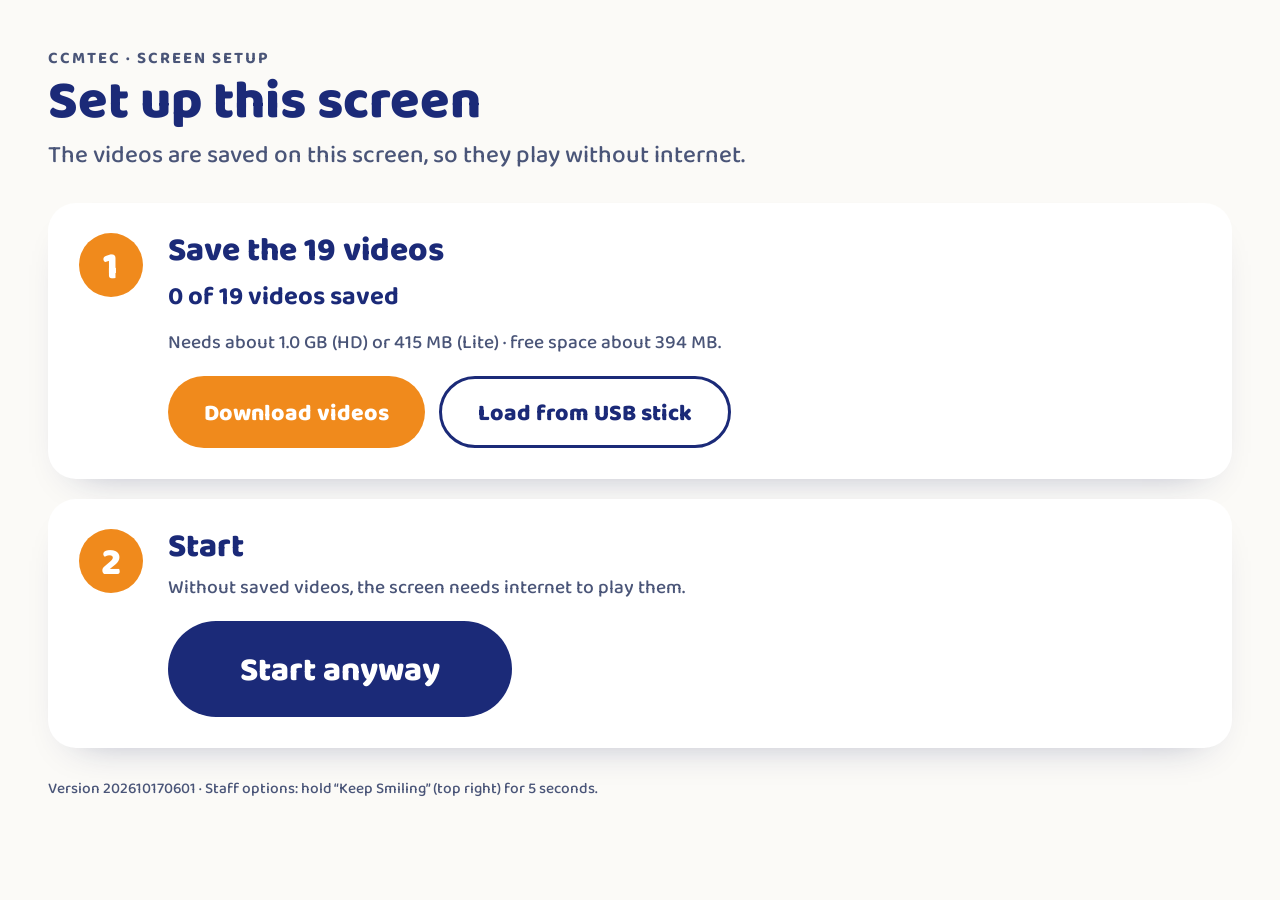
<file: index.html>
<!DOCTYPE html>
<html lang="en" translate="no">
<head>
<meta charset="utf-8">
<meta name="viewport" content="width=device-width, initial-scale=1, maximum-scale=1, user-scalable=no, viewport-fit=cover">
<meta name="google" content="notranslate">
<meta name="theme-color" content="#fbfaf7">
<meta name="mobile-web-app-capable" content="yes">
<meta name="apple-mobile-web-app-capable" content="yes">
<title>CIRS Videos</title>
<link rel="manifest" href="manifest.webmanifest">
<link rel="icon" href="app-icons/icon-192.png">
<link rel="apple-touch-icon" href="app-icons/icon-192.png">
<link rel="stylesheet" href="css/font.css">
<link rel="stylesheet" href="css/style.css">
</head>
<body>

<!-- Home screen: design 4a, drawn at 1920x1080 and scaled to fit the screen -->
<main id="stage" class="stage">
  <header class="head">
    <div class="head-text">
      <div class="eyebrow" id="eyebrow"></div>
      <h1 class="headline" id="headline"></h1>
    </div>
    <div class="tagline" id="tagline"></div>
  </header>
  <div class="grid" id="grid"></div>
</main>

<!-- Video player (also used for the idle showreel) -->
<section id="player" class="player" aria-hidden="true">
  <video id="video" playsinline webkit-playsinline disablepictureinpicture disableremoteplayback
         controlslist="nodownload nofullscreen noremoteplayback" preload="auto"></video>
  <div class="tap-layer" id="tapLayer"></div>
  <button class="home-btn" id="homeBtn" type="button">
    <svg viewBox="0 0 24 24" aria-hidden="true"><path d="M15 5l-7 7 7 7" fill="none" stroke="currentColor" stroke-width="3" stroke-linecap="round" stroke-linejoin="round"/></svg>
    <span>Home</span>
  </button>
  <div class="title-chip" id="titleChip"></div>
  <div class="big-play" id="bigPlay" aria-hidden="true"></div>
  <button class="sound-chip" id="soundChip" type="button">
    <svg viewBox="0 0 24 24" aria-hidden="true"><path d="M4 9h4l5-4v14l-5-4H4z" fill="currentColor"/><path d="M16.5 8.5a5 5 0 010 7M19 6a8.5 8.5 0 010 12" fill="none" stroke="currentColor" stroke-width="2" stroke-linecap="round"/></svg>
    <span>Tap for sound</span>
  </button>
  <div class="progress"><div class="progress-fill" id="progressFill"></div></div>
  <div class="attract-banner">
    <div class="attract-pill">
      <span class="tap-ring" aria-hidden="true"></span>
      <span class="attract-big">Touch the screen to explore</span>
    </div>
    <div class="attract-now" id="attractNow"></div>
  </div>
</section>

<!-- Setup screen (hosted link): save the videos on this device -->
<section id="setup" class="screen scroll" hidden>
  <div class="screen-inner">
    <div class="eyebrow">CCMTEC · SCREEN SETUP</div>
    <h1 class="screen-title">Set up this screen</h1>
    <p class="screen-lead">The videos are saved on this screen, so they play without internet.</p>

    <div class="card">
      <div class="step-no">1</div>
      <div class="card-body">
        <h2 id="setupTitle">Save the videos</h2>
        <p class="status" id="setupStatus"></p>
        <div class="bar" id="setupBar" hidden><div class="bar-fill" id="setupBarFill"></div></div>
        <p class="sub" id="setupDetail"></p>
        <div class="btn-row">
          <button class="btn btn-primary" id="setupDownload" type="button">Download videos</button>
          <button class="btn btn-outline" id="setupUsb" type="button">Load from USB stick</button>
          <button class="btn btn-ghost" id="setupStop" type="button" hidden>Stop</button>
        </div>
      </div>
    </div>

    <div class="card">
      <div class="step-no">2</div>
      <div class="card-body">
        <h2>Start</h2>
        <p class="sub" id="startNote"></p>
        <div class="btn-row">
          <button class="btn btn-navy btn-big" id="setupStart" type="button">Start</button>
          <button class="btn btn-outline" id="setupInstall" type="button" hidden>Add to Home screen</button>
        </div>
      </div>
    </div>

    <p class="foot" id="setupFoot"></p>
  </div>
</section>

<!-- Staff screen: status, self-test and fixes -->
<section id="staff" class="screen scroll" hidden>
  <div class="screen-inner wide">
    <div class="staff-head">
      <div>
        <div class="eyebrow">CCMTEC · STAFF</div>
        <h1 class="screen-title">Staff options</h1>
      </div>
      <button class="btn btn-navy" id="staffClose" type="button">Close</button>
    </div>
    <div class="stat-grid" id="staffStats"></div>

    <div class="card flat">
      <div class="card-body">
        <h2>Check and fix</h2>
        <div class="btn-row">
          <button class="btn btn-primary" id="staffTest" type="button">Run self-test</button>
          <button class="btn btn-outline" id="staffDownload" type="button">Download / repair videos</button>
          <button class="btn btn-outline" id="staffUsb" type="button">Load from USB stick</button>
          <button class="btn btn-outline" id="staffUpdate" type="button">Check for updates</button>
          <button class="btn btn-outline" id="staffReload" type="button">Restart app</button>
        </div>
        <p class="sub" id="staffMsg"></p>
      </div>
    </div>

    <div class="card flat">
      <div class="card-body settings">
        <div class="setting"><span>Video quality</span><div class="seg" id="segQuality">
          <button type="button" data-v="auto">Auto</button><button type="button" data-v="hd">HD</button><button type="button" data-v="lite">Lite</button></div></div>
        <div class="setting"><span>Mode</span><div class="seg" id="segMode">
          <button type="button" data-v="interactive">Interactive</button><button type="button" data-v="loop">Loop only (no touch)</button></div></div>
        <div class="setting"><span>Volume</span><input type="range" id="volume" min="0" max="100" step="5"></div>
      </div>
    </div>

    <div class="card flat">
      <div class="card-body">
        <h2>Videos on this screen</h2>
        <table class="topic-table" id="topicTable"></table>
        <div class="btn-row"><button class="btn btn-danger" id="staffClear" type="button">Delete saved videos</button></div>
      </div>
    </div>
  </div>
</section>

<!-- PIN pad and confirm dialogs -->
<div id="modal" class="modal" hidden>
  <div class="modal-box" id="modalBox"></div>
</div>

<input type="file" id="fileInput" accept="video/mp4,.mp4" multiple hidden>
<div id="toast" class="toast" role="status"></div>
<div id="soakInfo" class="soak-info" hidden></div>

<script src="js/config.js"></script>
<script src="js/media.js"></script>
<script src="js/offline.js"></script>
<script src="js/app.js"></script>
<script src="js/setup.js"></script>
<script src="js/staff.js"></script>
</body>
</html>
</file>
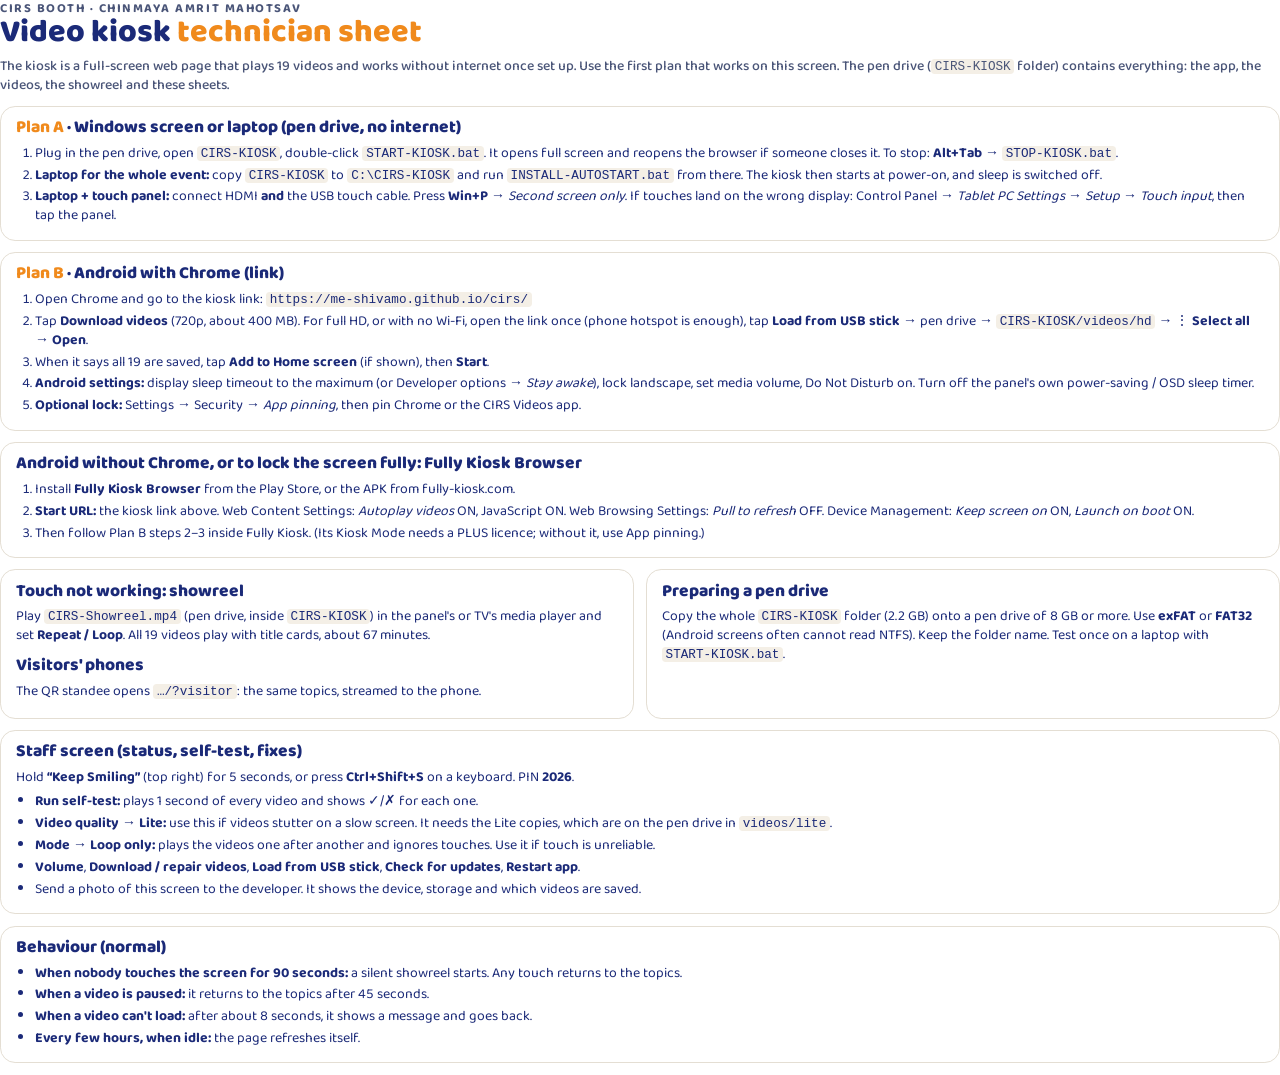
<file: docs/technician-sheet.html>
<!DOCTYPE html>
<!-- Printable technician sheet (A4). For the screen vendor's technician or any technical helper. -->
<html lang="en">
<head>
<meta charset="utf-8">
<title>CIRS Video Kiosk – Technician Sheet</title>
<link rel="stylesheet" href="../css/font.css">
<style>
  @page { size: A4; margin: 11mm; }
  :root { --navy: #1b2a78; --slate: #4a5578; --orange: #f08a1c; --line: #e4ded3; }
  * { box-sizing: border-box; }
  body { margin: 0; font-family: 'Baloo 2', sans-serif; color: var(--navy); font-size: 10.5pt; line-height: 1.35; }
  .eyebrow { font-weight: 700; font-size: 9.5pt; letter-spacing: .12em; color: var(--slate); }
  h1 { margin: 0 0 2mm; font-weight: 800; font-size: 24pt; line-height: 1; }
  h1 span { color: var(--orange); }
  h2 { margin: 0 0 1.5mm; font-weight: 800; font-size: 13pt; line-height: 1.15; }
  h2 em { font-style: normal; color: var(--orange); }
  section { padding: 3mm 4mm; margin: 0 0 3mm; border: 1.5px solid var(--line); border-radius: 4mm; break-inside: avoid; }
  p { margin: 0 0 1.5mm; }
  ol, ul { margin: 0; padding-left: 5mm; }
  li { margin: 0 0 .8mm; }
  code { font-family: ui-monospace, Consolas, monospace; font-size: 9.5pt; background: #f4efe6; padding: 0 1mm; border-radius: 1mm; }
  .grid { display: grid; grid-template-columns: 1fr 1fr; gap: 0 3mm; }
  .lead { color: var(--slate); font-weight: 500; margin-bottom: 3mm; }
  .nw { white-space: nowrap; }
</style>
</head>
<body>
  <div class="eyebrow">CIRS BOOTH · CHINMAYA AMRIT MAHOTSAV</div>
  <h1>Video kiosk <span>technician sheet</span></h1>
  <p class="lead">The kiosk is a full-screen web page that plays 19 videos and works without internet once set up. Use the first plan that works on this screen. The pen drive (<code class="nw">CIRS-KIOSK</code> folder) contains everything: the app, the videos, the showreel and these sheets.</p>

  <section>
    <h2><em>Plan A</em> · Windows screen or laptop (pen drive, no internet)</h2>
    <ol>
      <li>Plug in the pen drive, open <code class="nw">CIRS-KIOSK</code>, double-click <code class="nw">START-KIOSK.bat</code>. It opens full screen and reopens the browser if someone closes it. To stop: <b>Alt+Tab</b> → <code class="nw">STOP-KIOSK.bat</code>.</li>
      <li><b>Laptop for the whole event:</b> copy <code class="nw">CIRS-KIOSK</code> to <code class="nw">C:\CIRS-KIOSK</code> and run <code>INSTALL-AUTOSTART.bat</code> from there. The kiosk then starts at power-on, and sleep is switched off.</li>
      <li><b>Laptop + touch panel:</b> connect HDMI <b>and</b> the USB touch cable. Press <b>Win+P</b> → <i>Second screen only</i>. If touches land on the wrong display: Control Panel → <i>Tablet PC Settings</i> → <i>Setup</i> → <i>Touch input</i>, then tap the panel.</li>
    </ol>
  </section>

  <section>
    <h2><em>Plan B</em> · Android with Chrome (link)</h2>
    <ol>
      <li>Open Chrome and go to the kiosk link: <code id="url">https://me-shivamo.github.io/cirs/</code></li>
      <li>Tap <b>Download videos</b> (720p, about 400 MB). For full HD, or with no Wi-Fi, open the link once (phone hotspot is enough), tap <b>Load from USB stick</b> → pen drive → <code class="nw">CIRS-KIOSK/videos/hd</code> → ⋮ <b>Select all</b> → <b>Open</b>.</li>
      <li>When it says all 19 are saved, tap <b>Add to Home screen</b> (if shown), then <b>Start</b>.</li>
      <li><b>Android settings:</b> display sleep timeout to the maximum (or Developer options → <i>Stay awake</i>), lock landscape, set media volume, Do Not Disturb on. Turn off the panel's own power-saving / OSD sleep timer.</li>
      <li><b>Optional lock:</b> Settings → Security → <i>App pinning</i>, then pin Chrome or the CIRS Videos app.</li>
    </ol>
  </section>

  <section>
    <h2>Android without Chrome, or to lock the screen fully: Fully Kiosk Browser</h2>
    <ol>
      <li>Install <b>Fully Kiosk Browser</b> from the Play Store, or the APK from fully-kiosk.com.</li>
      <li><b>Start URL:</b> the kiosk link above. Web Content Settings: <i>Autoplay videos</i> ON, JavaScript ON. Web Browsing Settings: <i>Pull to refresh</i> OFF. Device Management: <i>Keep screen on</i> ON, <i>Launch on boot</i> ON.</li>
      <li>Then follow Plan B steps 2–3 inside Fully Kiosk. (Its Kiosk Mode needs a PLUS licence; without it, use App pinning.)</li>
    </ol>
  </section>

  <div class="grid">
    <section>
      <h2>Touch not working: showreel</h2>
      <p>Play <code class="nw">CIRS-Showreel.mp4</code> (pen drive, inside <code class="nw">CIRS-KIOSK</code>) in the panel's or TV's media player and set <b>Repeat / Loop</b>. All 19 videos play with title cards, about 67 minutes.</p>
      <h2 style="margin-top:3mm">Visitors' phones</h2>
      <p>The QR standee opens <code>…/?visitor</code>: the same topics, streamed to the phone.</p>
    </section>
    <section>
      <h2>Preparing a pen drive</h2>
      <p>Copy the whole <code class="nw">CIRS-KIOSK</code> folder (2.2 GB) onto a pen drive of 8 GB or more. Use <b>exFAT</b> or <b>FAT32</b> (Android screens often cannot read NTFS). Keep the folder name. Test once on a laptop with <code class="nw">START-KIOSK.bat</code>.</p>
    </section>
  </div>

  <section>
    <h2>Staff screen (status, self-test, fixes)</h2>
    <p>Hold <b>“Keep Smiling”</b> (top right) for 5 seconds, or press <b>Ctrl+Shift+S</b> on a keyboard. PIN <b>2026</b>.</p>
    <ul>
      <li><b>Run self-test:</b> plays 1 second of every video and shows ✓/✗ for each one.</li>
      <li><b>Video quality → Lite:</b> use this if videos stutter on a slow screen. It needs the Lite copies, which are on the pen drive in <code>videos/lite</code>.</li>
      <li><b>Mode → Loop only:</b> plays the videos one after another and ignores touches. Use it if touch is unreliable.</li>
      <li><b>Volume</b>, <b>Download / repair videos</b>, <b>Load from USB stick</b>, <b>Check for updates</b>, <b>Restart app</b>.</li>
      <li>Send a photo of this screen to the developer. It shows the device, storage and which videos are saved.</li>
    </ul>
  </section>

  <section>
    <h2>Behaviour (normal)</h2>
    <ul>
      <li><b>When nobody touches the screen for 90 seconds:</b> a silent showreel starts. Any touch returns to the topics.</li>
      <li><b>When a video is paused:</b> it returns to the topics after 45 seconds.</li>
      <li><b>When a video can't load:</b> after about 8 seconds, it shows a message and goes back.</li>
      <li><b>Every few hours, when idle:</b> the page refreshes itself.</li>
    </ul>
  </section>

  <script>
    var link = new URLSearchParams(location.search).get('url');
    if (link) document.getElementById('url').textContent = link;
  </script>
</body>
</html>
</file>
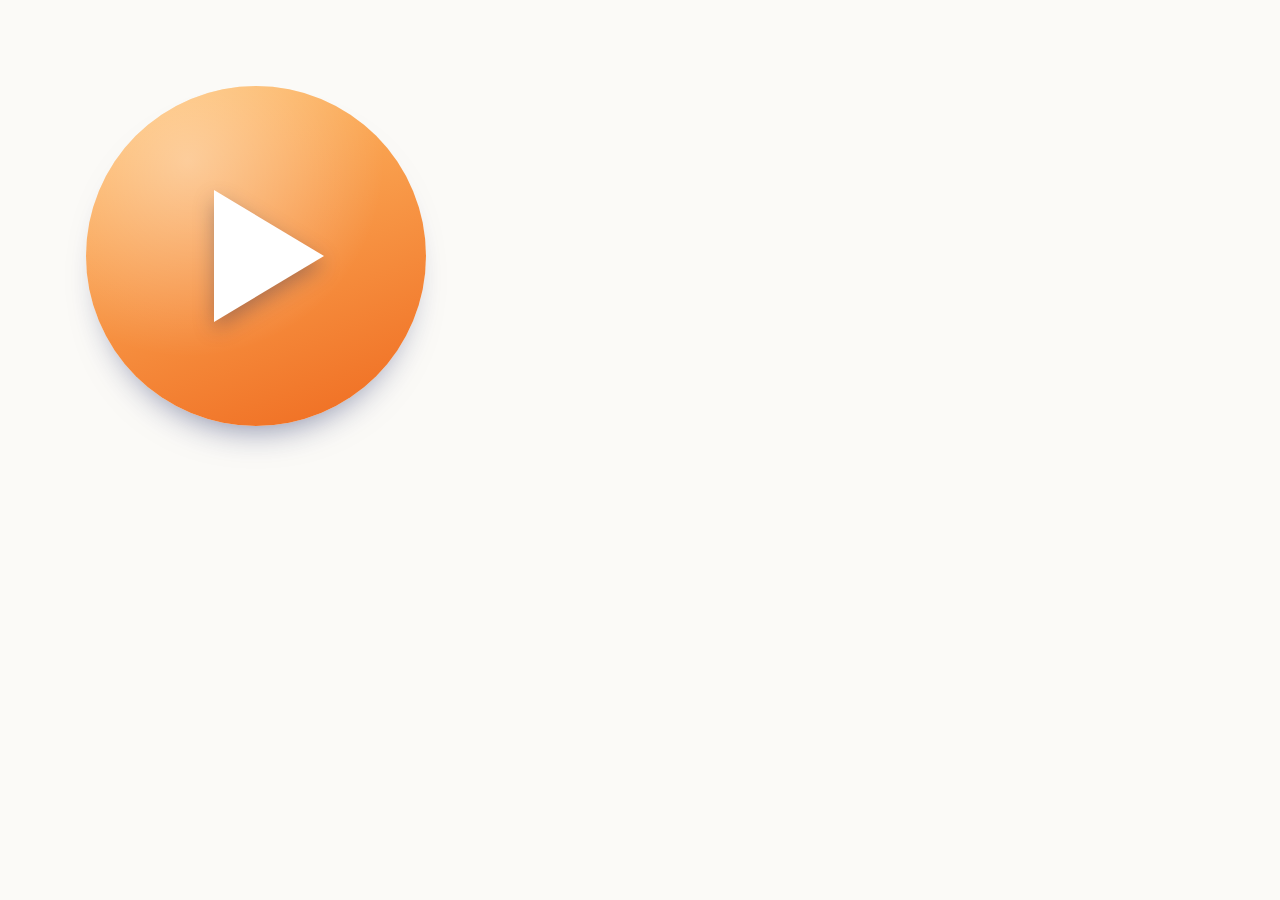
<file: tools/icons/app-icon.html>
<!DOCTYPE html>
<!-- Home-screen icon: 4a-style orange disc with a play symbol, full-bleed for maskable icons. -->
<html><head><meta charset="utf-8"><style>
html,body{margin:0;background:#fbfaf7}
.wrap{width:512px;height:512px;display:flex;align-items:center;justify-content:center;background:#fbfaf7}
.disc{width:340px;height:340px;border-radius:50%;position:relative;background:linear-gradient(160deg,#ffc06a,#ef6a1f);
  box-shadow:0 22px 36px -22px rgba(20,30,90,.6);display:flex;align-items:center;justify-content:center}
.disc::before{content:"";position:absolute;inset:0;border-radius:50%;background:radial-gradient(circle at 30% 22%,rgba(255,255,255,.4),rgba(255,255,255,0) 55%)}
.play{width:0;height:0;margin-left:26px;border-left:110px solid #fff;border-top:66px solid transparent;border-bottom:66px solid transparent;
  filter:drop-shadow(0 8px 10px rgba(10,20,70,.3))}
</style></head><body><div class="wrap"><div class="disc"><div class="play"></div></div></div></body></html>
</file>
<file: css/font.css>
/* Baloo 2 (SIL Open Font License, see assets/fonts/OFL.txt), embedded so it works offline and from file://.
   Regenerate: tools/build-font-css.sh */
@font-face{font-family:'Baloo 2';font-style:normal;font-weight:400 800;font-display:block;src:url([data-uri]) format('woff2');}
</file>
<file: css/style.css>
/* CIRS video kiosk. Home screen values are taken from design 4a (1920x1080). */
:root {
  --bg: #fbfaf7;
  --navy: #1b2a78;
  --slate: #4a5578;
  --orange: #f08a1c;
  --cream: #f6efe3;
  --line: #e4ded3;
  --ok: #1f9a4a;
  --bad: #d42f4c;
  --font: 'Baloo 2', system-ui, -apple-system, 'Segoe UI', Roboto, sans-serif;
  --scale: 1; /* set by app.js: stage scale to fit the screen */
}

* { box-sizing: border-box; }
html, body {
  margin: 0; height: 100%; overflow: hidden;
  background: var(--bg); color: var(--navy); font-family: var(--font);
  -webkit-user-select: none; user-select: none; -webkit-touch-callout: none;
  -webkit-tap-highlight-color: transparent; touch-action: manipulation; overscroll-behavior: none;
}
img { -webkit-user-drag: none; pointer-events: none; }
button { font: inherit; color: inherit; border: 0; background: none; padding: 0; cursor: pointer; touch-action: manipulation; }
[hidden] { display: none !important; }

/* ---------- Home: 4a stage ---------- */
.stage {
  position: fixed; left: 50%; top: 50%;
  width: 1920px; height: 1080px; margin: -540px 0 0 -960px;
  transform: scale(var(--scale)); transform-origin: 50% 50%;
  display: flex; flex-direction: column; background: var(--bg);
}
.head { display: flex; align-items: flex-end; justify-content: space-between; padding: 48px 96px 0; }
.head-text { display: flex; flex-direction: column; gap: 6px; }
.eyebrow { font-weight: 700; font-size: 24px; line-height: 1; letter-spacing: .12em; color: var(--slate); }
.headline { margin: 0; font-weight: 800; font-size: 64px; line-height: 1; color: var(--navy); }
.tagline { font-weight: 700; font-size: 40px; line-height: 1; color: var(--orange); }

/* 19 topics in rows of 7, 6, 6 (layout B): 14 half-columns, every tile spans two, and the
   first tile of rows 2 and 3 starts half a tile in so those rows sit centred. */
.grid {
  flex: 1; display: grid; gap: 4px 11px; padding: 16px 96px 32px;
  grid-template-columns: repeat(14, minmax(0, 1fr));
  grid-template-rows: repeat(3, minmax(0, 1fr));
}
.grid .tile { grid-column: span 2; }
.grid .tile:nth-child(8), .grid .tile:nth-child(14) { grid-column: 2 / span 2; }
.tile {
  display: flex; flex-direction: column; align-items: center; justify-content: center;
  gap: 12px; text-align: center; outline: none; cursor: pointer;
}
.disc {
  position: relative; width: 190px; height: 190px; border-radius: 50%; flex: none;
  background: #ece6dc; box-shadow: 0 16px 28px -18px rgba(20, 30, 90, .55);
  transition: transform .12s ease-out;
}
.disc img { display: block; width: 100%; height: 100%; border-radius: 50%; }
.disc-num {
  display: flex; align-items: center; justify-content: center; width: 100%; height: 100%;
  border-radius: 50%; background: linear-gradient(160deg, #ffc06a, #ef6a1f);
  color: #fff; font-weight: 800; font-size: 88px;
}
.label {
  font-weight: 700; font-size: 24px; line-height: 1.08; color: var(--navy);
  text-wrap: balance; min-height: 52px; display: flex; align-items: flex-start; justify-content: center;
}
.tile.pressed .disc { transform: scale(.94); }
.tile:focus-visible .disc { box-shadow: 0 0 0 8px var(--orange), 0 16px 28px -18px rgba(20, 30, 90, .55); }

/* Phones and the visitor QR link: scrolling grid instead of the fixed stage */
.fluid, .fluid body { overflow: auto; height: auto; }
.fluid .stage { position: static; width: auto; height: auto; margin: 0; transform: none; min-height: 100vh; }
.fluid .head { padding: 24px 20px 0; flex-wrap: wrap; gap: 10px 16px; }
.fluid .eyebrow { font-size: 13px; }
.fluid .headline { font-size: 30px; }
.fluid .tagline { font-size: 20px; }
.fluid .grid { grid-template-columns: repeat(auto-fill, minmax(140px, 1fr)); grid-template-rows: none; gap: 22px 10px; padding: 22px 14px 40px; }
.fluid .grid .tile { grid-column: auto; }
.fluid .disc { width: 124px; height: 124px; }
.fluid .disc-num { font-size: 52px; }
.fluid .label { font-size: 17px; min-height: 0; }

/* ---------- Player ---------- */
.player {
  position: fixed; top: 0; right: 0; bottom: 0; left: 0; z-index: 10; background: #000;
  opacity: 0; visibility: hidden; transition: opacity .25s ease, visibility 0s linear .25s;
  --u: var(--scale);
}
.fluid .player { --u: .55; }
.player.open { opacity: 1; visibility: visible; transition: opacity .25s ease; }
.player video { position: absolute; top: 0; right: 0; bottom: 0; left: 0; width: 100%; height: 100%; object-fit: contain; background: #000; }
.tap-layer { position: absolute; top: 0; right: 0; bottom: 0; left: 0; }

.home-btn {
  position: absolute; left: calc(32px * var(--u)); top: calc(32px * var(--u));
  display: flex; align-items: center; gap: calc(10px * var(--u));
  padding: calc(14px * var(--u)) calc(34px * var(--u)) calc(10px * var(--u)) calc(22px * var(--u));
  border-radius: 999px; background: rgba(255, 255, 255, .95); color: var(--navy);
  font-weight: 800; font-size: calc(34px * var(--u)); line-height: 1;
  box-shadow: 0 10px 28px -10px rgba(0, 0, 0, .6); transition: transform .12s ease-out;
}
.home-btn svg { width: calc(36px * var(--u)); height: calc(36px * var(--u)); margin-top: calc(-4px * var(--u)); }
.home-btn:active { transform: scale(.95); }

.title-chip {
  position: absolute; left: 50%; top: calc(38px * var(--u)); transform: translateX(-50%);
  max-width: 56%; padding: calc(12px * var(--u)) calc(30px * var(--u)) calc(8px * var(--u));
  border-radius: 999px; background: rgba(27, 42, 120, .88); color: #fff; text-align: center;
  font-weight: 700; font-size: calc(30px * var(--u)); line-height: 1.1;
  opacity: 0; transition: opacity .4s ease; pointer-events: none;
}
.player.show-ui .title-chip { opacity: 1; }
.fluid .title-chip { top: calc(150px * var(--u)); max-width: 92%; }

.big-play {
  position: absolute; left: 50%; top: 50%;
  width: calc(180px * var(--u)); height: calc(180px * var(--u)); margin: calc(-90px * var(--u)) 0 0 calc(-90px * var(--u));
  border-radius: 50%; background: rgba(255, 255, 255, .94); box-shadow: 0 16px 40px -12px rgba(0, 0, 0, .6);
  display: none; align-items: center; justify-content: center; pointer-events: none;
}
.big-play::after {
  content: ""; margin-left: calc(14px * var(--u));
  border-left: calc(58px * var(--u)) solid var(--navy);
  border-top: calc(35px * var(--u)) solid transparent; border-bottom: calc(35px * var(--u)) solid transparent;
}
.player.paused .big-play { display: flex; }

.sound-chip {
  position: absolute; right: calc(32px * var(--u)); top: calc(32px * var(--u));
  display: none; align-items: center; gap: calc(10px * var(--u));
  padding: calc(14px * var(--u)) calc(30px * var(--u)) calc(10px * var(--u)) calc(22px * var(--u));
  border-radius: 999px; background: var(--orange); color: #fff;
  font-weight: 800; font-size: calc(30px * var(--u)); line-height: 1;
  box-shadow: 0 10px 28px -10px rgba(0, 0, 0, .6);
}
.sound-chip svg { width: calc(34px * var(--u)); height: calc(34px * var(--u)); margin-top: calc(-4px * var(--u)); }
.player.muted-hint .sound-chip { display: flex; }

.progress { position: absolute; left: 0; right: 0; bottom: 0; height: calc(8px * var(--u)); background: rgba(255, 255, 255, .18); }
.progress-fill { height: 100%; background: var(--orange); transform-origin: 0 50%; transform: scaleX(0); }

/* Idle showreel: same player, muted, with a banner instead of controls */
.attract-banner { display: none; }
.player.attract .home-btn, .player.attract .title-chip, .player.attract .progress,
.player.attract .sound-chip, .player.attract .big-play { display: none; }
.player.attract .attract-banner {
  display: flex; flex-direction: column; align-items: center; gap: calc(14px * var(--u));
  position: absolute; left: 0; right: 0; bottom: 0; padding: calc(120px * var(--u)) 0 calc(56px * var(--u));
  background: linear-gradient(to bottom, rgba(10, 16, 50, 0), rgba(10, 16, 50, .78));
  pointer-events: none;
}
.attract-pill {
  display: flex; align-items: center; gap: calc(22px * var(--u));
  padding: calc(18px * var(--u)) calc(44px * var(--u)) calc(12px * var(--u)) calc(30px * var(--u));
  border-radius: 999px; background: rgba(255, 255, 255, .96);
  box-shadow: 0 16px 40px -14px rgba(0, 0, 0, .6);
}
.attract-big { font-weight: 800; font-size: calc(54px * var(--u)); line-height: 1; color: var(--navy); }
.attract-now { font-weight: 700; font-size: calc(28px * var(--u)); color: #fff; opacity: .9; }
.tap-ring {
  position: relative; width: calc(44px * var(--u)); height: calc(44px * var(--u)); margin-top: calc(-6px * var(--u));
  border-radius: 50%; background: var(--orange);
}
.tap-ring::after {
  content: ""; position: absolute; top: 0; right: 0; bottom: 0; left: 0; border-radius: 50%; border: calc(5px * var(--u)) solid var(--orange);
  animation: ring 1.6s ease-out infinite;
}
@keyframes ring { from { transform: scale(1); opacity: .9; } to { transform: scale(2.2); opacity: 0; } }

/* ---------- Setup and staff screens ---------- */
.screen {
  position: fixed; top: 0; right: 0; bottom: 0; left: 0; z-index: 20; overflow-y: auto; -webkit-overflow-scrolling: touch;
  background: var(--bg); touch-action: pan-y;
}
#staff { z-index: 30; }
.screen-inner { max-width: 1300px; margin: 0 auto; padding: clamp(24px, 4vw, 64px) clamp(16px, 4vw, 48px) 64px; }
.screen-inner.wide { max-width: 1400px; }
.screen .eyebrow { font-size: clamp(13px, 1.3vw, 20px); }
.screen-title { margin: 8px 0 6px; font-weight: 800; font-size: clamp(32px, 4.2vw, 64px); line-height: 1; }
.screen-lead { margin: 0 0 28px; font-weight: 500; font-size: clamp(18px, 1.9vw, 32px); color: var(--slate); }
.card {
  display: flex; gap: clamp(14px, 2vw, 28px); margin: 0 0 20px; padding: clamp(18px, 2.4vw, 36px);
  background: #fff; border-radius: 28px; box-shadow: 0 18px 40px -30px rgba(20, 30, 90, .45);
}
.card.flat { box-shadow: none; border: 2px solid var(--line); }
.card-body { flex: 1; min-width: 0; }
.card h2 { margin: 0 0 6px; font-weight: 800; font-size: clamp(24px, 2.6vw, 44px); line-height: 1.1; }
.step-no {
  flex: none; width: clamp(48px, 5vw, 76px); height: clamp(48px, 5vw, 76px); border-radius: 50%;
  display: flex; align-items: center; justify-content: center; padding-top: 4px;
  background: var(--orange); color: #fff; font-weight: 800; font-size: clamp(26px, 3vw, 44px);
}
.status { margin: 4px 0 10px; font-weight: 700; font-size: clamp(18px, 2vw, 34px); }
.status.ok { color: var(--ok); }
.status.bad { color: var(--bad); }
.sub { margin: 6px 0 0; font-weight: 500; font-size: clamp(15px, 1.5vw, 26px); color: var(--slate); }
.bar { height: 18px; margin: 12px 0 4px; border-radius: 9px; background: #ece6dc; overflow: hidden; }
.bar-fill { height: 100%; width: 100%; background: var(--orange); transform-origin: 0 50%; transform: scaleX(0); transition: transform .3s linear; }
.btn-row { display: flex; flex-wrap: wrap; gap: 14px; margin-top: 18px; }
.btn {
  min-height: 72px; padding: 16px 36px 12px; border-radius: 999px;
  font-weight: 800; font-size: clamp(18px, 1.8vw, 30px); line-height: 1.1; transition: transform .12s ease-out;
}
.btn:active { transform: scale(.96); }
.btn:disabled { opacity: .4; pointer-events: none; }
.btn-primary { background: var(--orange); color: #fff; }
.btn-navy { background: var(--navy); color: #fff; }
.btn-outline { border: 3px solid var(--navy); color: var(--navy); }
.btn-ghost { color: var(--slate); text-decoration: underline; }
.btn-danger { border: 3px solid var(--bad); color: var(--bad); }
.btn-big { min-height: 96px; padding: 20px 72px 16px; font-size: clamp(24px, 2.6vw, 42px); }
.foot { margin-top: 28px; font-weight: 500; font-size: clamp(13px, 1.2vw, 20px); color: var(--slate); }

.staff-head { display: flex; align-items: flex-start; justify-content: space-between; gap: 16px; margin-bottom: 20px; }
.stat-grid { display: grid; grid-template-columns: repeat(auto-fill, minmax(240px, 1fr)); gap: 14px; margin-bottom: 20px; }
.stat { padding: 18px 22px 14px; border-radius: 22px; background: #fff; border: 2px solid var(--line); }
.stat b { display: block; font-weight: 800; font-size: clamp(22px, 2vw, 32px); line-height: 1.1; }
.stat span { font-weight: 600; font-size: 16px; color: var(--slate); }
.stat.ok b { color: var(--ok); }
.stat.bad b { color: var(--bad); }
.settings { display: flex; flex-direction: column; gap: 18px; }
.setting { display: flex; align-items: center; flex-wrap: wrap; gap: 12px 20px; font-weight: 700; font-size: clamp(18px, 1.6vw, 24px); }
.setting > span { min-width: 170px; }
.seg { display: inline-flex; flex-wrap: wrap; gap: 6px; padding: 6px; border-radius: 999px; background: #ece6dc; }
.seg button { min-height: 52px; padding: 10px 24px 6px; border-radius: 999px; font-weight: 800; font-size: clamp(16px, 1.4vw, 22px); color: var(--slate); }
.seg button.on { background: var(--navy); color: #fff; }
input[type=range] { width: min(420px, 100%); height: 44px; accent-color: var(--orange); }
.topic-table { width: 100%; border-collapse: collapse; font-size: clamp(15px, 1.3vw, 20px); }
.topic-table th, .topic-table td { padding: 10px 8px 6px; border-bottom: 2px solid var(--line); text-align: left; }
.topic-table th { font-weight: 800; color: var(--slate); }
.topic-table td.c { text-align: center; font-weight: 800; }
.yes { color: var(--ok); }
.no { color: #b9b1a4; }
.fail { color: var(--bad); }

/* ---------- Modal (PIN pad, confirm) ---------- */
.modal { position: fixed; top: 0; right: 0; bottom: 0; left: 0; z-index: 40; display: flex; align-items: center; justify-content: center; background: rgba(15, 20, 50, .55); }
.modal-box {
  width: min(92vw, 520px); padding: 32px; border-radius: 32px; background: var(--bg); text-align: center;
  box-shadow: 0 30px 80px -30px rgba(0, 0, 0, .6);
}
.modal-box h2 { margin: 0 0 8px; font-weight: 800; font-size: 32px; }
.modal-box p { margin: 0 0 16px; font-size: 20px; color: var(--slate); }
.pin-dots { display: flex; justify-content: center; gap: 18px; margin: 10px 0 22px; }
.pin-dots i { width: 22px; height: 22px; border-radius: 50%; border: 3px solid var(--navy); }
.pin-dots i.on { background: var(--navy); }
.pin-pad { display: grid; grid-template-columns: repeat(3, 1fr); gap: 12px; }
.pin-pad button { height: 76px; border-radius: 22px; background: #fff; border: 2px solid var(--line); font-weight: 800; font-size: 34px; }
.pin-pad button:active { background: var(--cream); }
.shake { animation: shake .35s; }
@keyframes shake { 25% { transform: translateX(-12px); } 75% { transform: translateX(12px); } }

/* ---------- Toast and soak overlay ---------- */
.toast {
  position: fixed; left: 50%; bottom: calc(60px * var(--scale)); z-index: 60;
  max-width: 90vw; padding: 16px 34px 12px; border-radius: 999px;
  background: var(--navy); color: #fff; font-weight: 700; font-size: clamp(18px, calc(30px * var(--scale)), 30px);
  transform: translate(-50%, 30px); opacity: 0; transition: opacity .25s, transform .25s; pointer-events: none;
}
.toast.show { opacity: 1; transform: translate(-50%, 0); }
.soak-info {
  position: fixed; left: 12px; bottom: 12px; z-index: 70; padding: 8px 14px 4px; border-radius: 10px;
  background: rgba(0, 0, 0, .7); color: #7fff9a; font: 600 16px/1.2 ui-monospace, monospace;
}
</file>
